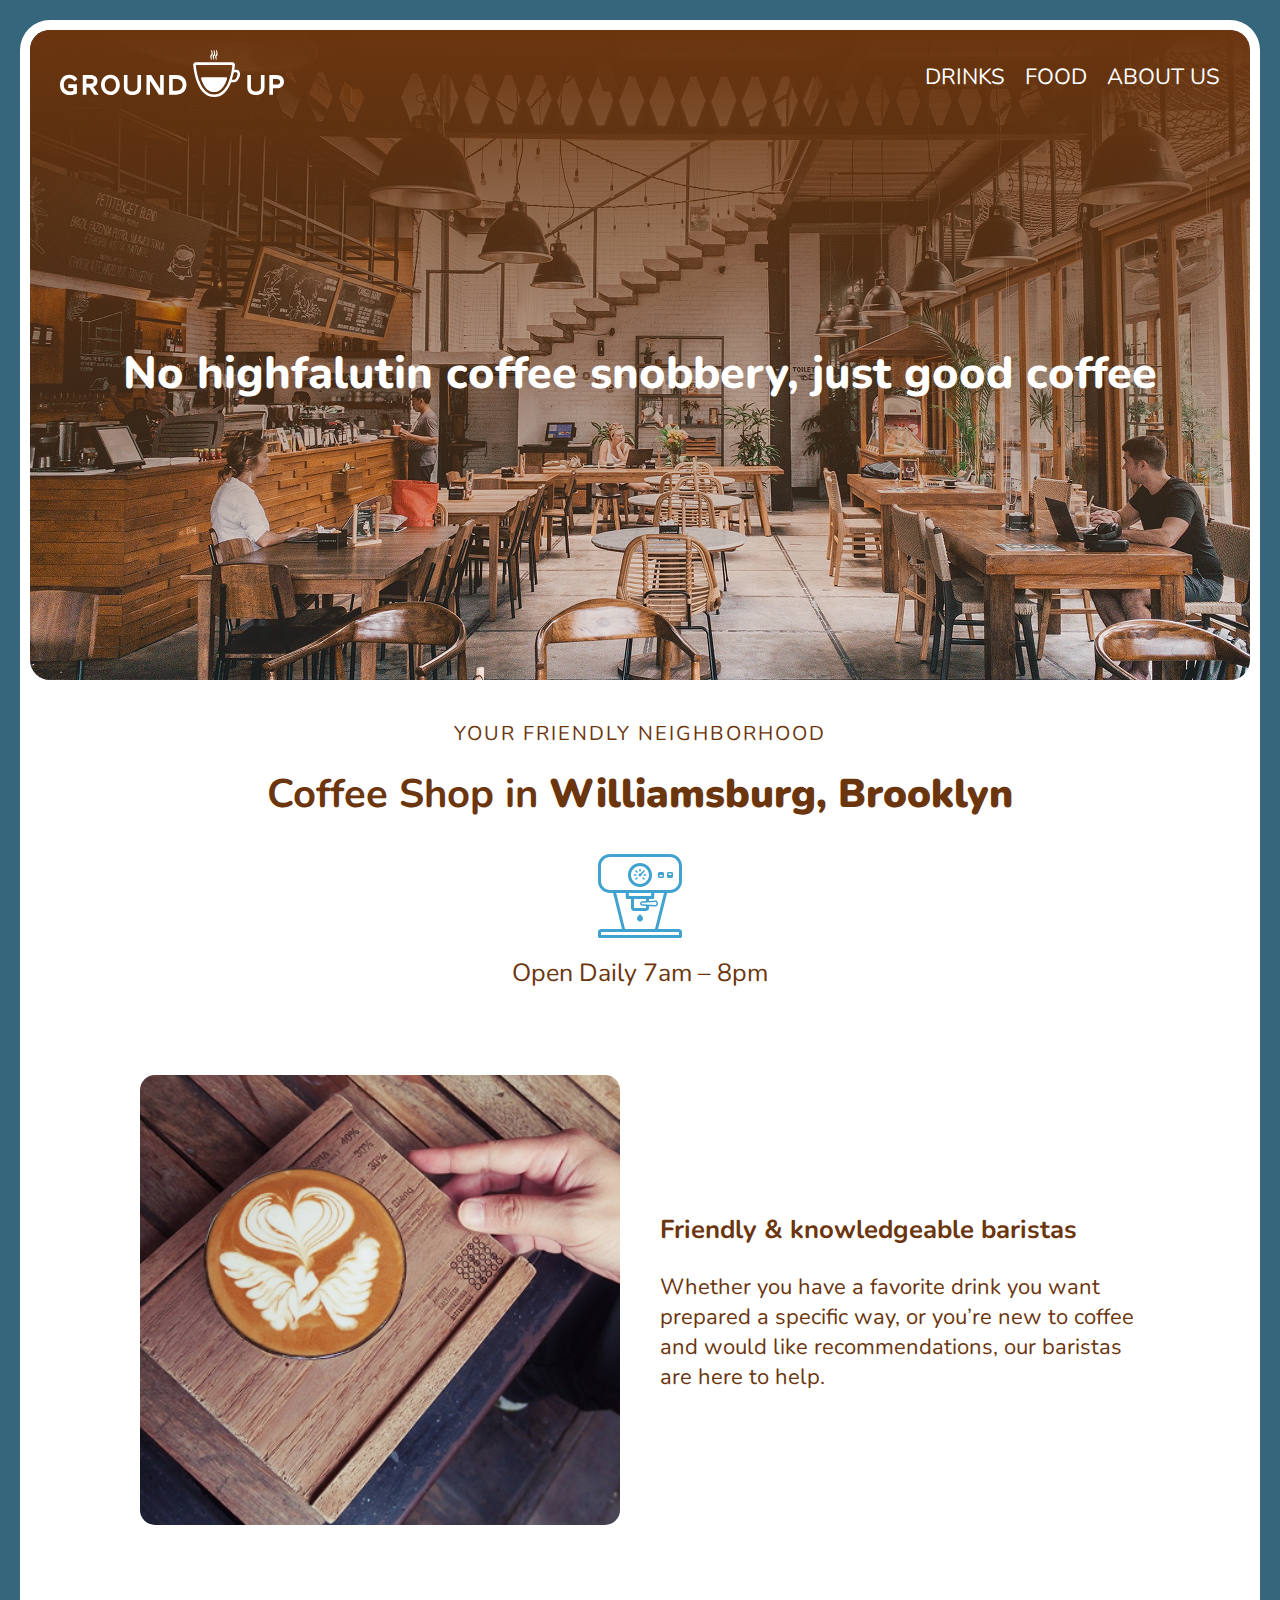
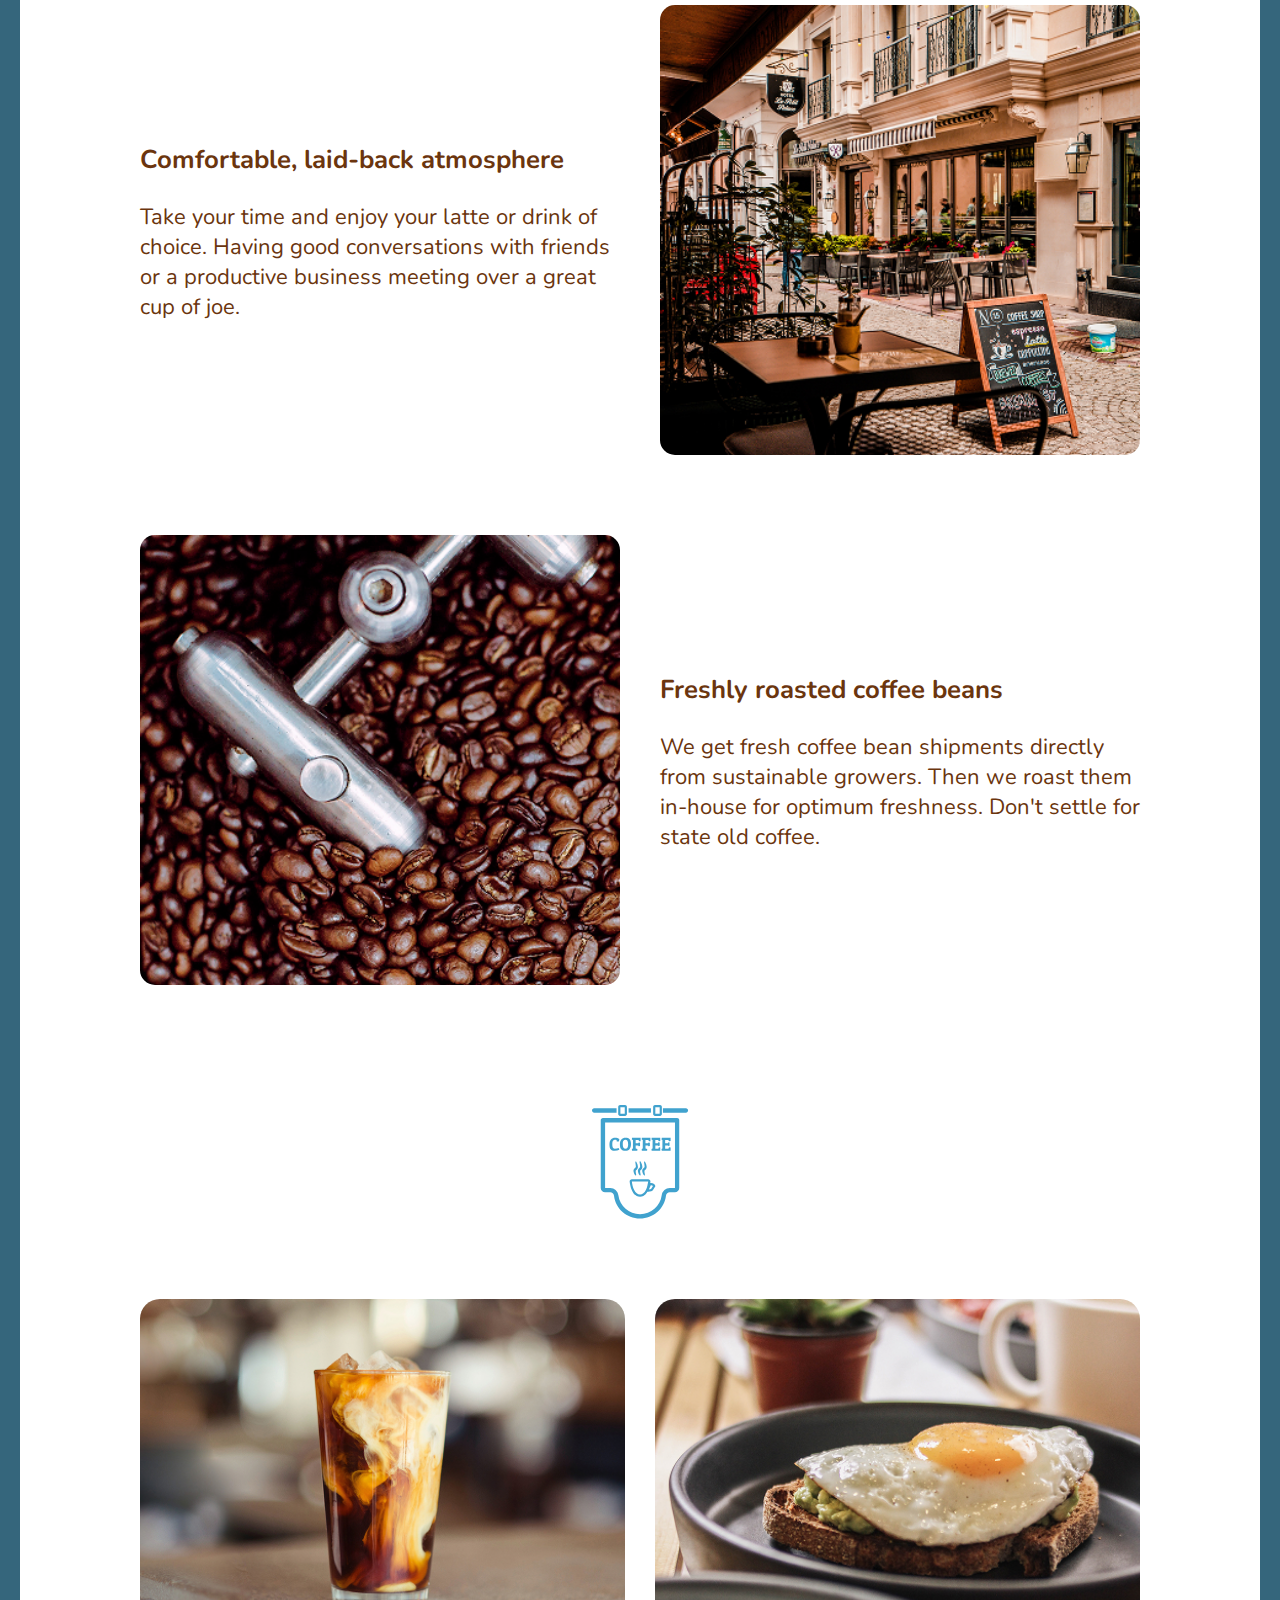
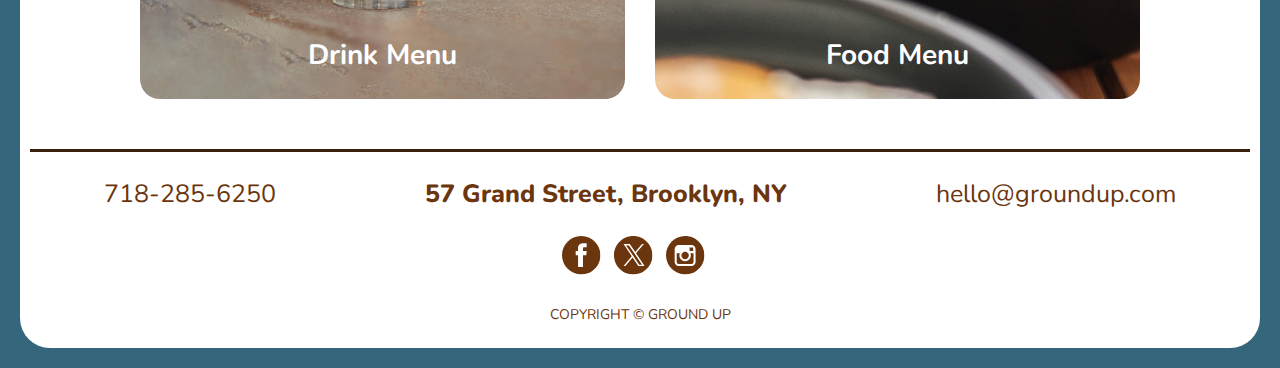
<file: Ground Up/index.html>
<!doctype html>
<html lang="en">
  <head>
    <meta charset="UTF-8" />
    <meta name="viewport" content="width=device-width, initial-scale=1.0" />
    <title>Ground Up Coffee</title>
    <link rel="preconnect" href="https://fonts.googleapis.com" />
    <link rel="preconnect" href="https://fonts.gstatic.com" crossorigin />
    <link
      href="https://fonts.googleapis.com/css2?family=Nunito:ital,wght@0,200..1000;1,200..1000&display=swap"
      rel="stylesheet"
    />
    <link rel="stylesheet" href="main.css" />
  </head>

  <body>
    <!-- HEADER / HERO -->
    <div class="content">
      <header>
        <div class="overlay-content">
          <nav class="navbar">
            <div>
              <img src="img/logo.svg" alt="coffee logo" />
            </div>

            <ul class="nav-links">
              <li><a href="#">Drinks</a></li>
              <li><a href="#">Food</a></li>
              <li><a href="#">About Us</a></li>
            </ul>
          </nav>

          <div>
            <h1>No highfalutin coffee snobbery, just good coffee</h1>
          </div>
        </div>
      </header>

      <!-- INTRO -->
      <section class="intro">
        <p class="eyebrow">Your friendly neighborhood</p>
        <h2>Coffee Shop in <strong>Williamsburg, Brooklyn</strong></h2>
        <img src="img/espresso-machine.svg" alt="espresso machine" />
        <p class="hours">Open Daily 7am – 8pm</p>
      </section>

      <!-- SECTIONS -->
      <main>
        <section>
          <img src="img/barista-photo.jpg" alt="Latte art" />
          <div class="feature-text1">
              <h3>Friendly & knowledgeable baristas</h3>
              <p>
                Whether you have a favorite drink you want prepared a specific
                way, or you’re new to coffee and would like recommendations, our
                baristas are here to help.
              </p>
          </div>
        </section>

        <section>
          <img src="img/atmosphere-photo.jpg" alt="Coffee shop interior">
          <div class="feature-text2">
              <h3>Comfortable, laid-back atmosphere</h3>
              <p>
                Take your time and enjoy your latte or drink of choice. Having
                good conversations with friends or a productive business meeting
                over a great cup of joe.
              </p>
          </div>
        </section>

        <section>
          <img src="img/roasted-beans-photo.jpg" alt="Coffee beans" />
          <div class="feature-text1">
              <h3>Freshly roasted coffee beans</h3>
              <p>
                We get fresh coffee bean shipments directly from sustainable
                growers. Then we roast them in-house for optimum freshness.
                Don't settle for state old coffee.
              </p>
         </div>
        </section>
      </main>

      <div>
        <img
          src="img/coffee-shop-sign.svg"
          class="coffee-sign"
          alt="coffee shop sign"
        />
      </div>

      <!-- MENUS -->
      <section class="menus">
        <a class="menu-card">
          <img src="img/drink menu photo.jpg" alt="Drink menu" />
          <p>Drink Menu</p>
        </a>

        <a class="menu-card">
          <img src="img/food menu photo.jpg" alt="Food menu" />
          <p>Food Menu</p>
        </a>
      </section>

      <!-- FOOTER -->
      <footer>
        <div class="contact">
          <p>718-285-6250</p>
          <p class="address">57 Grand Street, Brooklyn, NY</p>
          <p>hello@groundup.com</p>
        </div>

        <div class="social-media">
          <img
            class="social-icon"
            src="img/icon-facebook.svg"
            alt="facebook icon"
          />
          <img class="social-icon" src="img/icon-x.svg" alt="twitter icon" />
          <img
            class="social-icon"
            src="img/icon-instagram.svg"
            alt="instagram icon"
          />
        </div>

        <div class="copyright">
          <p>Copyright &copy; Ground Up</p>
        </div>
      </footer>
    </div>
  </body>
</html>
</file>
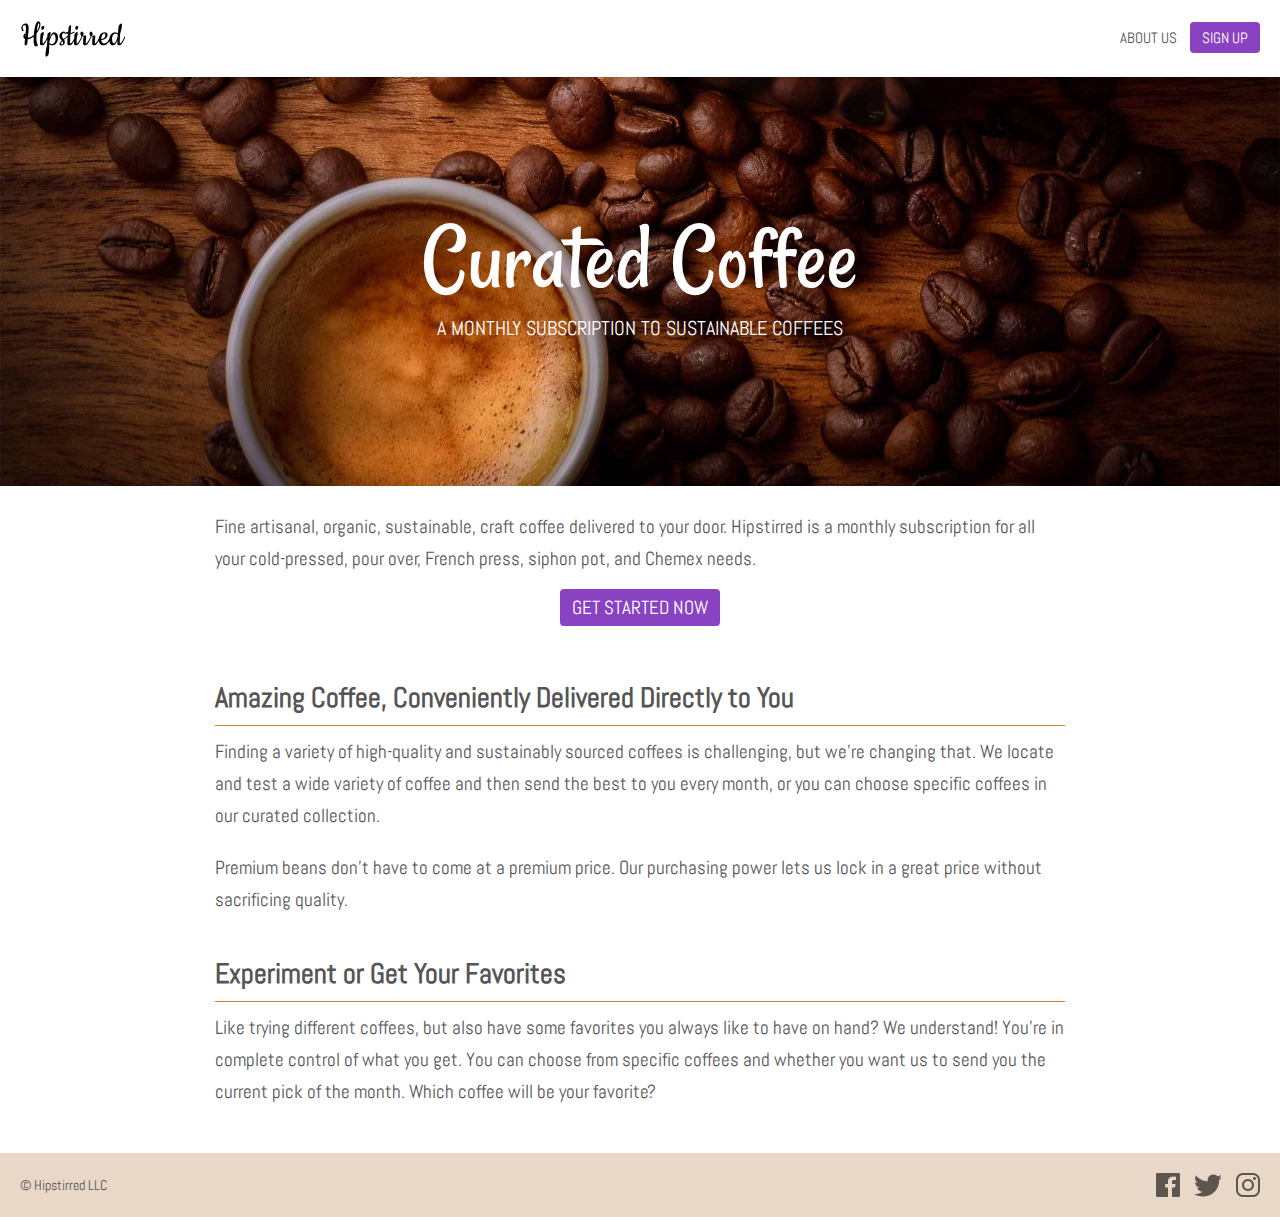
<file: Server Side Includes/SSI Class Files/Hipstirred SSI/index.html>
<!DOCTYPE html>
<html lang="en">
<head>
	<meta charset="UTF-8">
	<meta name="viewport" content="width=device-width, initial-scale=1">
	<title>Artisanal Coffee Curators | Hipstirred</title>
	<link href="https://fonts.googleapis.com/css2?family=Abel&family=Rancho&display=swap" rel="stylesheet">
	<link rel="stylesheet" href="main.css">
</head>
<body>
	<div class="wrapper">
		<header>
			<a href="index.html"><img src="images/logo@2x.png" class="logo" height="36" width="105" alt="Hipstirred"></a>
			<nav>
				<ul>
					<li><a href="about/our-story.html">About Us</a></li>
					<li><a href="signup.html" class="button">Sign Up</a></li>
				</ul>
			</nav>
		</header>
		<div class="hero">
			<h1>Curated Coffee</h1>
			<h2>A monthly subscription to sustainable coffees</h2>
		</div>
		<main>
			<p>Fine artisanal, organic, sustainable, craft coffee delivered to your door. Hipstirred is a monthly subscription for all your cold-pressed, pour over, French press, siphon pot, and Chemex needs.</p>
			
			<div class="call-to-action">
				<a href="signup.html" class="button">Get Started Now</a>
			</div>

			<h3>Amazing Coffee, Conveniently Delivered Directly to You</h3>
			<p>Finding a variety of high-quality and sustainably sourced coffees is challenging, but we’re changing that. We locate and test a wide variety of coffee and then send the best to you every month, or you can choose specific coffees in our curated collection.</p>
			<p>Premium beans don’t have to come at a premium price. Our purchasing power lets us lock in a great price without sacrificing quality.</p>
		
			<h3>Experiment or Get Your Favorites</h3>
			<p>Like trying different coffees, but also have some favorites you always like to have on hand? We understand! You’re in complete control of what you get. You can choose from specific coffees and whether you want us to send you the current pick of the month. Which coffee will be your favorite?</p>
		</main>
	</div>
	<footer>
		<div class="wrapper">
			<div class="social">
				<a href="https://www.facebook.com">
					<img src="images/facebook@2x.png" width="24" height="24" alt="Facebook">
				</a>
				<a href="https://twitter.com">
					<img src="images/twitter@2x.png" width="28" height="23" alt="Twitter">
				</a>
				<a href="https://www.instagram.com">
					<img src="images/instagram@2x.png" width="24" height="24" alt="Instagram">
				</a>
			</div>
			<p>© Hipstirred LLC</p>
		</div>
	</footer>
</body>
</html>
</file>
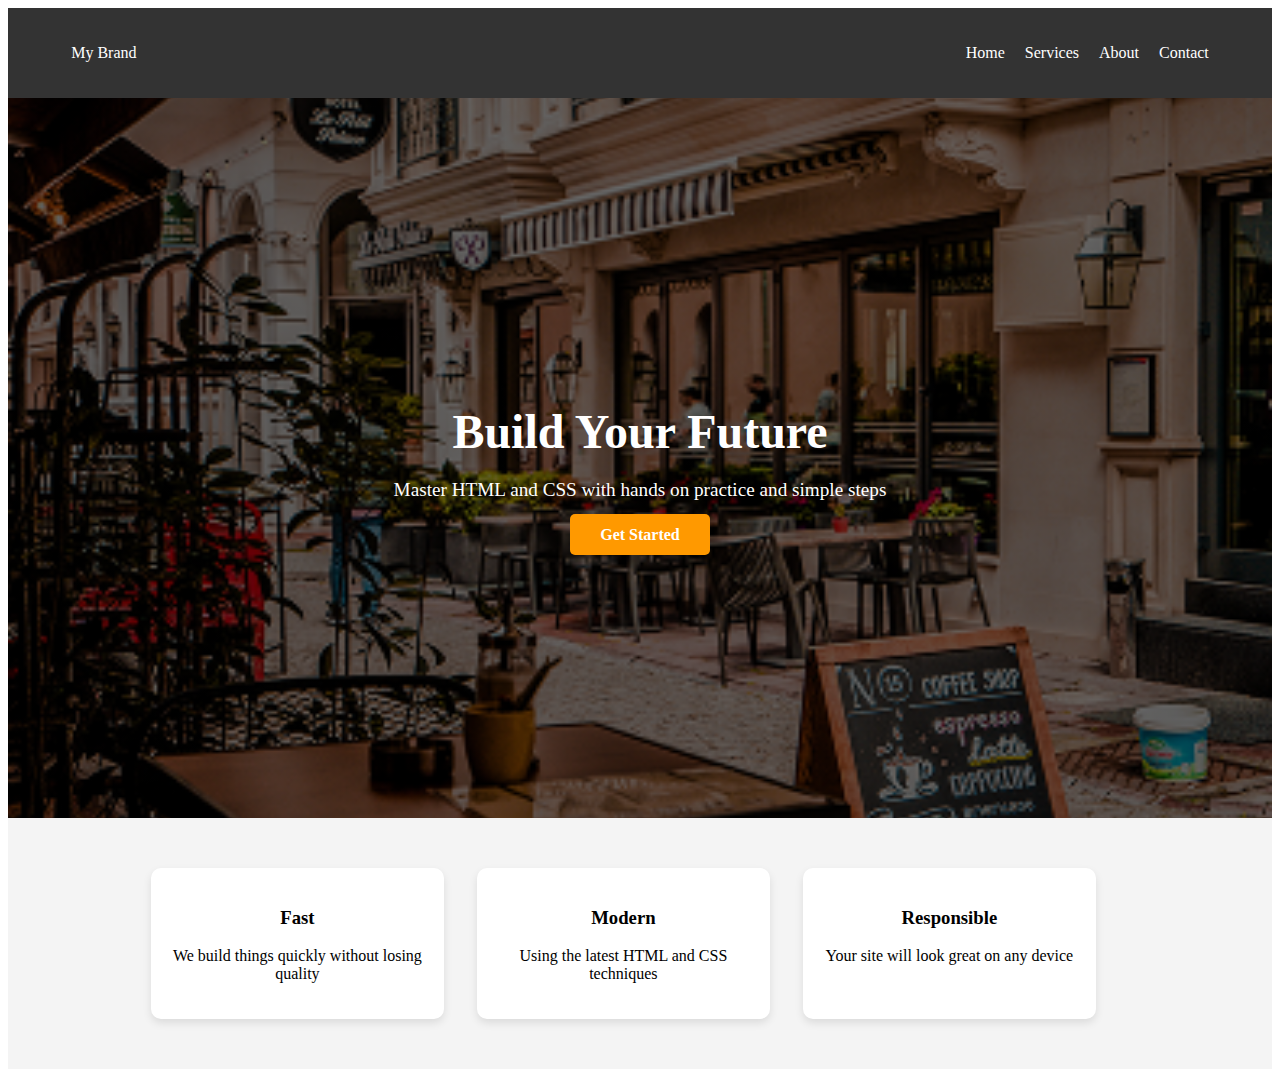
<file: Ground Up/practice.html>
<!doctype html>
<html lang="en">
  <head>
    <meta charset="UTF-8" />
    <meta name="viewport" content="width=device-width, initial-scale=1.0" />
    <title>Document</title>
    <link rel="stylesheet" href="practice.css" />
  </head>
  <body>
    <header>
      <nav class="navbar">
        <div class="logo">My Brand</div>
        <ul class="nav-links">
          <li><a href="#">Home</a></li>
          <li><a href="#">Services</a></li>
          <li><a href="#">About</a></li>
          <li><a href="#">Contact</a></li>
        </ul>
      </nav>
    </header>
    <main>
      <section class="hero">
        <div class="hero-content">
          <h1>Build Your Future</h1>
          <p>Master HTML and CSS with hands on practice and simple steps</p>
          <a href="#" class="hero-btn">Get Started</a>
        </div>
      </section>

      <section class="features">
        <div class="feature-card">
            <h3>Fast</h3>
            <p>We build things quickly without losing quality</p>
        </div>
        <div class="feature-card">
            <h3>Modern</h3>
            <p>Using the latest HTML and CSS techniques</p>
        </div>
        <div class="feature-card">
            <h3>Responsible</h3>
            <p>Your site will look great on any device</p>
        </div>
      <section>
    </main>
  </body>
</html>
</file>
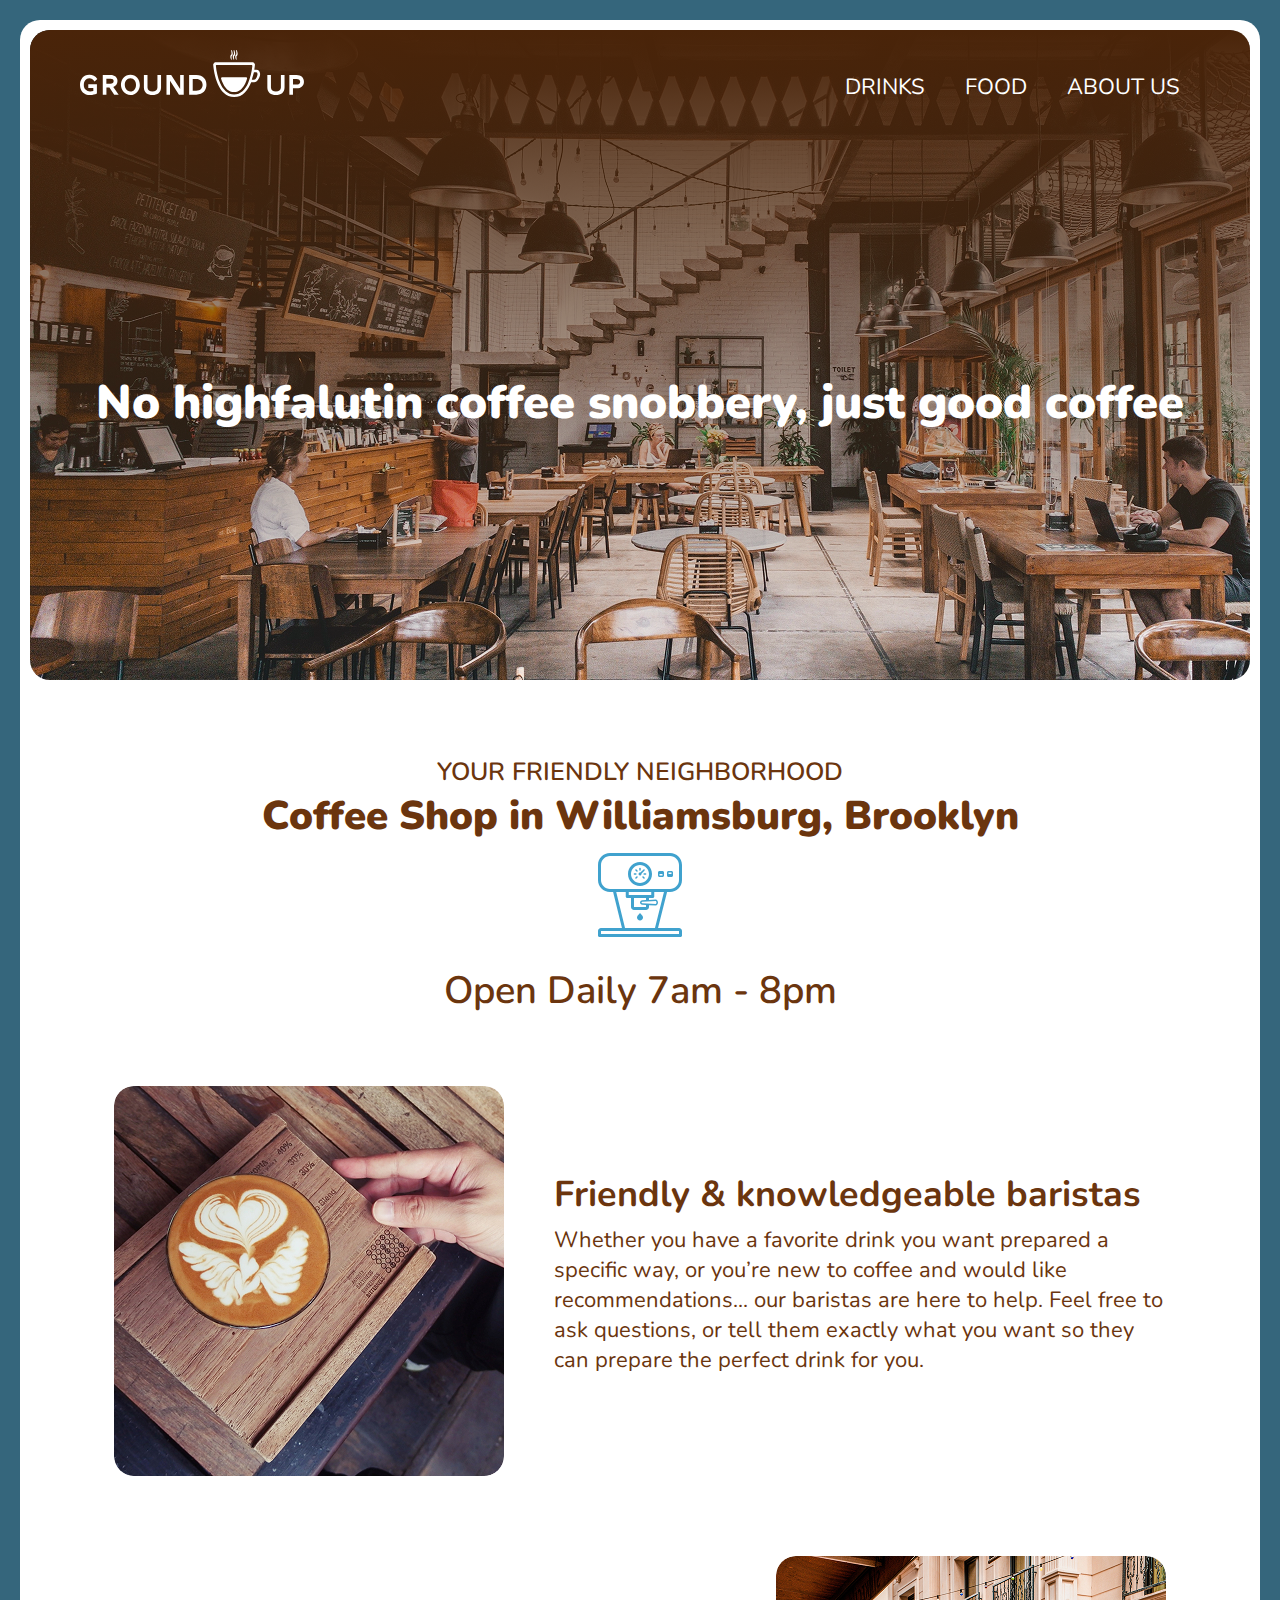
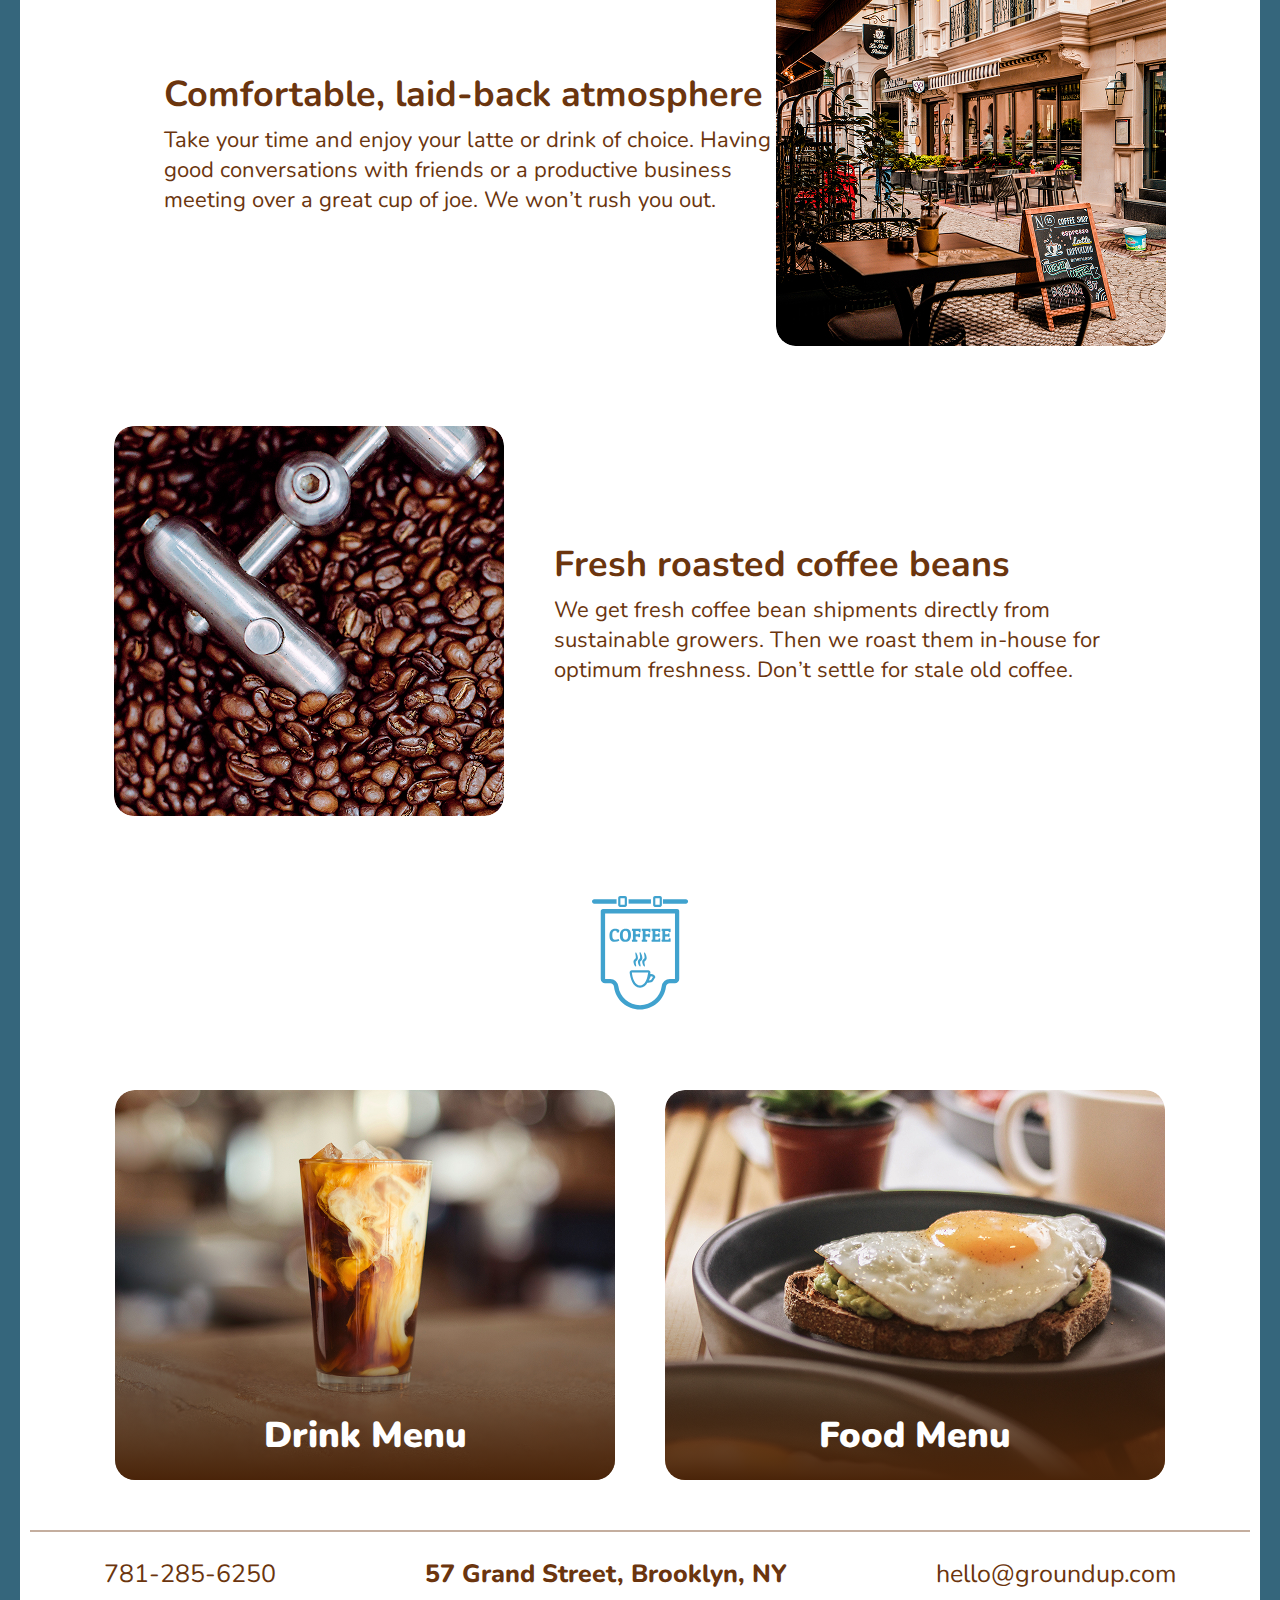
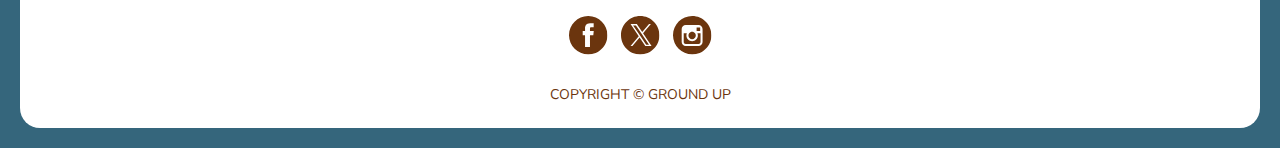
<file: Ground Up/try.html>
<!doctype html>
<html lang="en">
  <head>
    <meta charset="UTF-8" />
    <meta name="viewport" content="width=device-width, initial-scale=1.0" />
    <title>Ground Up Coffee</title>

    <link rel="preconnect" href="https://fonts.googleapis.com" />
    <link rel="preconnect" href="https://fonts.gstatic.com" crossorigin />
    <link
      href="https://fonts.googleapis.com/css2?family=Nunito:ital,wght@0,200..1000;1,200..1000&display=swap"
      rel="stylesheet"
    />

    <link rel="stylesheet" href="try.css" />
  </head>
  <body>
    <div class="wrapper">
      <header>
        <div class="overlay-header">
          <nav>
            <div>
              <img src="img/logo.svg" alt="logo" />
            </div>

            <ul>
              <li>Drinks</li>
              <li>Food</li>
              <li>About Us</li>
            </ul>
          </nav>

          <div>
            <h1>No highfalutin coffee snobbery, just good coffee</h1>
          </div>
        </div>
      </header>

      <section class="location-hours">
        <p class="friendly-neighborhood">Your Friendly Neighborhood</p>

        <h2>Coffee Shop in Williamsburg, Brooklyn</h2>

        <img src="img/espresso-machine.svg" alt="espresso machine" />

        <p class="hours">Open Daily 7am - 8pm</p>
      </section>

      <main>
        <section>
          <img src="img/barista-photo.jpg" alt="cup of coffee with design" />
          <div class="text">
            <div>
              <h3>Friendly & knowledgeable baristas</h3>
              <p>
                Whether you have a favorite drink you want prepared a specific
                way, or you’re new to coffee and would like recommendations...
                our baristas are here to help. Feel free to ask questions, or
                tell them exactly what you want so they can prepare the perfect
                drink for you.
              </p>
            </div>
          </div>
        </section>

        <section>
          <img src="img/atmosphere-photo.jpg" alt="outdoor atmosphere" />
          <div class="text">
            <div>
              <h3>Comfortable, laid-back atmosphere</h3>
              <p>
                Take your time and enjoy your latte or drink of choice. Having
                good conversations with friends or a productive business meeting
                over a great cup of joe. We won’t rush you out.
              </p>
            </div>
          </div>
        </section>

        <section>
          <img src="img/roasted-beans-photo.jpg" alt="roasted coffee beans" />
          <div class="text">
            <div>
              <h3>Fresh roasted coffee beans</h3>
              <p>
                We get fresh coffee bean shipments directly from sustainable
                growers. Then we roast them in-house for optimum freshness.
                Don’t settle for stale old coffee.
              </p>
            </div>
          </div>
        </section>
      </main>

      <div>
        <img
          class="coffee-sign"
          src="img/coffee-shop-sign.svg"
          alt="coffee shop sign"
        />
      </div>

      <section class="menu">
        <div class="drinks food-and-drink">
          <div class="overlay-menu">
            <p class="text-overlay">Drink Menu</p>
          </div>
        </div>

        <div class="food food-and-drink">
          <div class="overlay-menu">
            <p class="text-overlay">Food Menu</p>
          </div>
        </div>
      </section>

      <footer>
        <div class="contact">
          <p>781-285-6250</p>
          <p class="address">57 Grand Street, Brooklyn, NY</p>
          <p>hello@groundup.com</p>
        </div>

        <div class="social-media">
          <img
            class="icon-padding"
            src="img/icon-facebook.svg"
            alt="facebook icon"
          />
          <img class="icon-padding" src="img/icon-x.svg" alt="twitter icon" />
          <img src="img/icon-instagram.svg" alt="instagram icon" />
        </div>

        <div class="copyright">
          <p>Copyright &copy; Ground Up</p>
        </div>
      </footer>
    </div>
  </body>
</html>
</file>
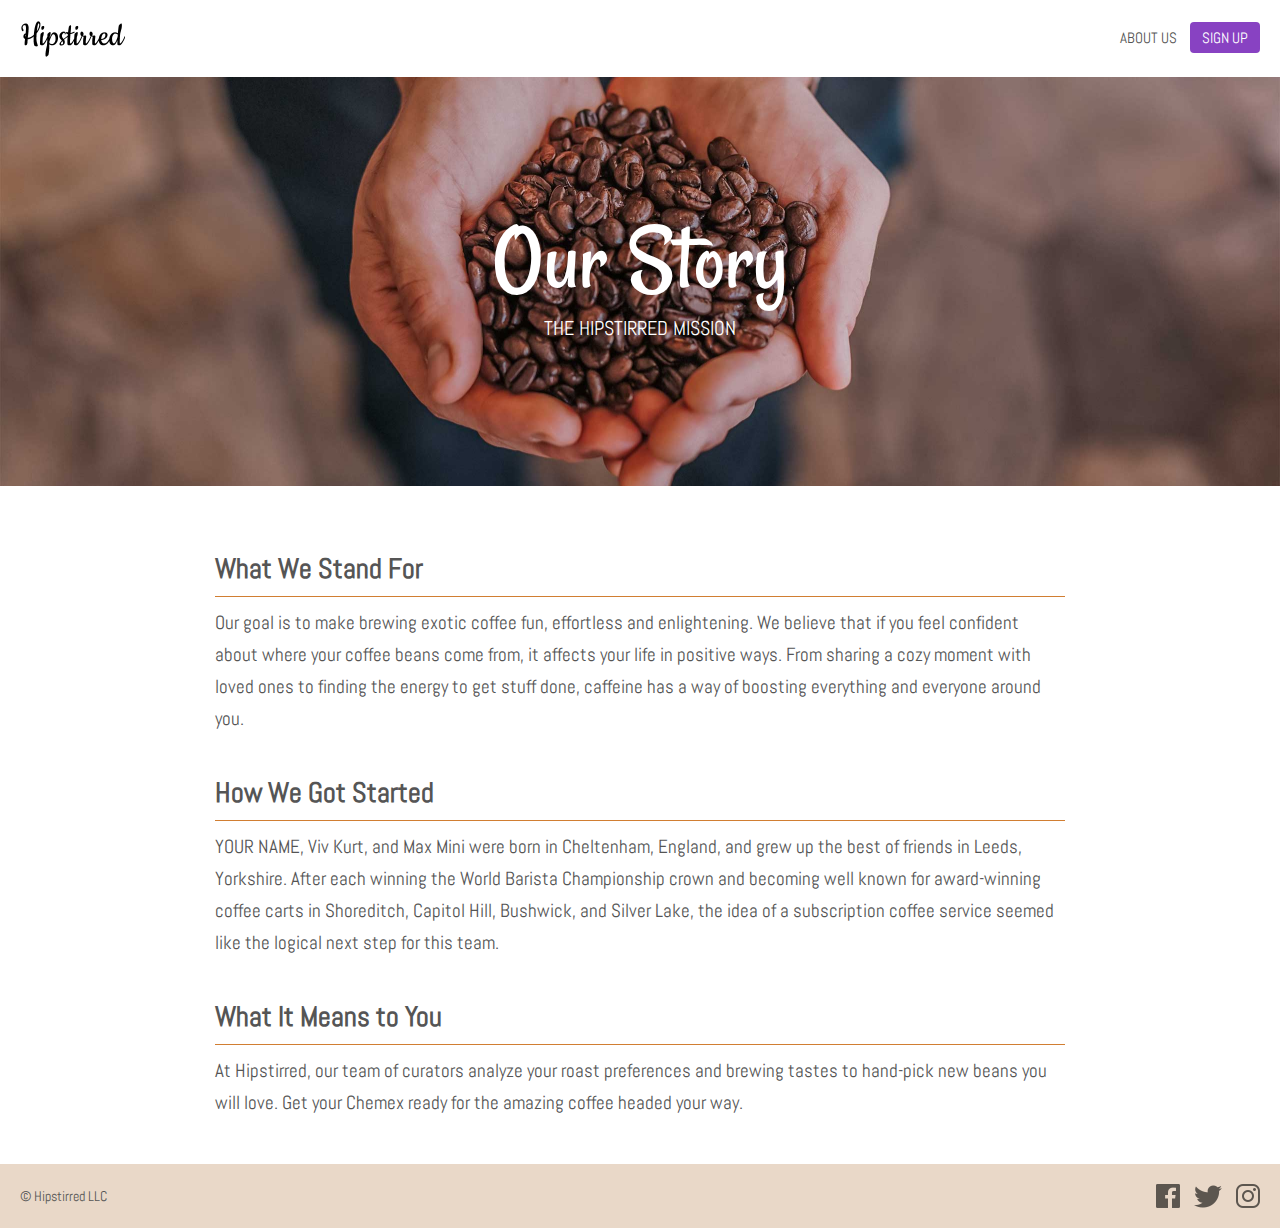
<file: Server Side Includes/SSI Class Files/Hipstirred SSI/about/our-story.html>
<!DOCTYPE html>
<html lang="en">
<head>
	<meta charset="UTF-8">
	<meta name="viewport" content="width=device-width, initial-scale=1">
	<title>About Us | Hipstirred</title>
	<link href="https://fonts.googleapis.com/css2?family=Abel&family=Rancho&display=swap" rel="stylesheet">
	<link rel="stylesheet" href="../main.css">
</head>
<body class="about">
	<div class="wrapper">
		<header>
			<a href="../index.html"><img src="../images/logo@2x.png" class="logo" height="36" width="105" alt="Hipstirred"></a>
			<nav>
				<ul>
					<li><a href="our-story.html">About Us</a></li>
					<li><a href="../signup.html" class="button">Sign Up</a></li>
				</ul>
			</nav>
		</header>
		<div class="hero">
			<h1>Our Story</h1>
			<h2>The Hipstirred Mission</h2>
		</div>
		<main>
			<h3>What We Stand For</h3>
			<p>Our goal is to make brewing exotic coffee fun, effortless and enlightening. We believe that if you feel confident about where your coffee beans come from, it affects your life in positive ways. From sharing a cozy moment with loved ones to finding the energy to get stuff done, caffeine has a way of boosting everything and everyone around you.</p>
			
			<h3>How We Got Started</h3>
			<p>YOUR NAME, Viv Kurt, and Max Mini were born in Cheltenham, England, and grew up the best of friends in Leeds, Yorkshire. After each winning the World Barista Championship crown and becoming well known for award-winning coffee carts in Shoreditch, Capitol Hill, Bushwick, and Silver Lake, the idea of a subscription coffee service seemed like the logical next step for this team.</p>
			
			<h3>What It Means to You</h3>
			<p>At Hipstirred, our team of curators analyze your roast preferences and brewing tastes to hand-pick new beans you will love. Get your Chemex ready for the amazing coffee headed your way.</p>
		</main>
	</div>
	<footer>
		<div class="wrapper">
			<div class="social">
				<a href="https://www.facebook.com">
					<img src="../images/facebook@2x.png" width="24" height="24" alt="Facebook">
				</a>
				<a href="https://twitter.com">
					<img src="../images/twitter@2x.png" width="28" height="23" alt="Twitter">
				</a>
				<a href="https://www.instagram.com">
					<img src="../images/instagram@2x.png" width="24" height="24" alt="Instagram">
				</a>
			</div>
			<p>© Hipstirred LLC</p>
		</div>
	</footer>
</body>
</html>
</file>
<file: Ground Up/main.css>
/* BASE */
body {
  font-family: "Nunito", sans-serif;
  font-style: normal;
  color: #6b350e;
  font-size: 22px;
  margin: 20px;
  background-color: #35667c;
}

/* HEADER / HERO */
.content {
  background-color: #ffffff;
  padding: 10px;
  border-radius: 30px;
  max-width: 1300px;
  margin: auto auto;
}

.overlay-content {
  background-image: linear-gradient(to bottom, #6b350e, rgba(125, 0, 0, 0));
  min-height: 650px;
  border-radius: 20px;
}

header {
  background: url("img/header-photo.jpg") center/cover no-repeat;
  color: #fff;
  min-height: 500px;
  border-radius: 20px;
}

.navbar {
  display: flex;
  justify-content: space-between;
  align-items: center;
  padding: 10px 30px;
  flex-wrap: wrap;
}

.nav-links {
  display: flex;
  list-style: none;
  text-transform: uppercase; 
  margin-left: auto;
}

.nav-links li {
  margin-left: 20px;
}

.nav-links a {
  color: white;
  text-decoration: none;
}

h1 {
  font-size: 45px;
  font-weight: 800;
  line-height: 50px;
  text-align: center;
}

.overlay-content > div {
  min-height: 500px;
  display: flex;
  justify-content: center;
  align-items: center;
}

/* INTRO */
.intro {
  text-align: center;
  padding: 20px 10px;
}

.eyebrow {
  text-transform: uppercase;
  font-size: 20px;
  letter-spacing: 0.1em;
  color: #6b350e;
}

.intro h2 {
  margin-top: 10px;
  font-size: 40px;
}

.hours {
  margin-top: 10px;
  font-size: 25px;
}

/* SECTIONS */
main {
  max-width: 1000px;
  margin: 0 auto;
  padding: 40px 20px;
}

main section {
  display: flex;
  align-items: center;
  gap: 40px; /* Space between image and text */
  margin-bottom: 80px;
  flex-wrap: wrap; /* For zoom/mobile: allows stacking */
}

main section img, 
.feature-text1, 
.feature-text2 {
  flex: 1 1 400px; /* Grow, shrink, and basis of 400px */
  max-width: 100%;
}

main section img {
  border-radius: 15px;
  object-fit: cover;
  height: 450px; /* Keeps images consistent */
}

main section:nth-of-type(2) {
  flex-direction: row-reverse;
}

.coffee-sign {
  margin-left: auto;
  margin-right: auto;
}

div .coffee-sign {
  display: flex;
  justify-content: center;
}

 /* MENUS */
.menus {
  display: flex;
  flex-wrap: wrap; 
  gap: 30px;
  max-width: 1000px; /* Increased to fit two cards side-by-side comfortably */
  margin: 0 auto 50px;
  padding: 80px 20px 0; 
  justify-content: center;
}

.menu-card {
  position: relative; 
  border-radius: 20px;
  overflow: hidden; 
  text-decoration: none; 
  height: 400px; 
  flex: 1;  /* Allows cards to grow equally */
  min-width: 300px; /* Prevents them from getting too skinny */
}

.menu-card img {
  width: 100%;
  height: 100%;
  object-fit: cover; /* Ensures image fills the card without stretching  */
  display: block;
} 

.menu-card p {
  position: absolute;
  bottom: 0;
  left: 0;
  right: 0;
  margin: 0; 
  padding: 25px;
  color: #ffffff;
  font-size: 28px;
  font-weight: 700;
  text-align: center;
}


/* FOOTER */
footer {
  margin-top: 50px;
  border-top: solid 3px #3b1f0e;
  font-size: 25px;
}

.contact {
  display: flex;
  align-items: center;
  justify-content: space-around;
} 

.address {
  font-weight: 800;
}

.social-media {
  display: flex;
  align-items: center;
  justify-content: center;
}

.social-icon {
  padding-right: 13px;
}

.copyright {
  font-size: 14px;
  font-weight: 400;
  text-align: center;
  text-transform: uppercase;
  margin-top: 30px;
}
</file>
<file: Server Side Includes/SSI Class Files/Hipstirred SSI/main.css>
body {
	font-family: 'Abel', sans-serif;
	font-size: 19px;
	color: #555;
	margin: 0;
	min-width: 320px;
}
h1 {
	font-family: 'Rancho', sans-serif;
	font-size: 95px;
	line-height: 90px;
	font-weight: 400;
	margin-top: 10px;
	margin-bottom: 10px;
}
h2 {
	font-size: 20px;
	font-weight: normal;
	text-transform: uppercase;
	margin-top: 0;
}
h3 {
	font-size: 28px;
	border-bottom: 1px solid #d17e32;
	padding-bottom: 10px;
	margin-top: 40px;
	margin-bottom: 10px;
}
p {
	line-height: 32px;
	margin-top: 0;
	margin-bottom: 20px;
}
.wrapper {
	max-width: 1280px;
	margin-right: auto;
	margin-left: auto;
}
.button {
	background-color: #8842c2;
	color: #fff;
	padding-top: 6px;
	padding-bottom: 6px;
	padding-right: 12px;
	padding-left: 12px;
	border-radius: 4px;
	text-transform: uppercase;
	text-decoration: none;
}
.call-to-action {
	text-align: center;
	margin-bottom: 60px;
}
header {
	padding: 20px;
	line-height: 36px;
}
.logo {
	vertical-align: middle;
}
nav {
	float: right;
	font-size: 15px;
	text-transform: uppercase;
}
nav ul {
	list-style-type: none;
	margin: 0;
	padding: 0;
}
nav li {
	display: inline-block;
	margin-left: 10px;
}
nav a {
	color: #555;
	text-decoration: none;
}
.hero {
	text-align: center;
	padding: 10%;
	color: #fff;
	background-color: #520;
	background-image: url(images/hero@2x.jpg);
	background-position: center 75%;
	background-repeat: no-repeat;
	background-size: cover;
}
.about .hero {
	background-image: url(images/holding-coffee@2x.jpg);
}
main {
	max-width: 850px;
	padding: 25px;
	margin-right: auto;
	margin-left: auto;
}
footer {
	background-color: #e9d8c8;
	padding: 20px;
}
footer p {
	margin: 0;
	font-size: 14px;
	line-height: 24px;
}
.social {
	float: right;
}
.social a {
	text-decoration: none;
	margin-left: 10px;
	opacity: .6;
}
</file>
<file: Ground Up/practice.css>
/* 1. The Layout Container */
.navbar {
  display: flex; /* Turns on Flexbox */
  justify-content: space-between; /* Pushes Logo to left, Links to right */
  align-items: center; /* Centers items vertically */
  padding: 20px 5%;
  background-color: #333;
  color: white;
}

/* 2. The Link List */
.nav-links {
  display: flex; /* Makes the <li> items go side-by-side */
  list-style: none; /* Removes the bullet points */
}

.nav-links li {
  margin-left: 20px; /* Adds space between each link */
}

.nav-links a {
  color: white;
  text-decoration: none; /* Removes the default underline */
}

/* 3. Hover Effect */
.nav-links a:hover {
  color: #ff9900; /* Changes color when you mouse over */
}

/* The Hero Container */
.hero {
  height: 80vh; /*Makes it 80% of the screen height, 'viewport height'*/
  display: flex;
  justify-content: center; /*Centers horizontally*/
  align-items: center; /*Centers vertically*/
  text-align: center;
  background:
    linear-gradient(rgba(0, 0, 0, 0.6), rgba(0, 0, 0, 0.6)),
    url(img/atmosphere-photo.jpg);
  background-size: cover; /*Makes image fill the whole space*/
  background-position: center;
  color: white;
}

/*Text Styling*/
.hero-content h1 {
  font-size: 3rem;
  margin-bottom: 10px;
}

.hero-content p {
  font-size: 1.2rem;
  margin-bottom: 25px;
}

/*The Button*/
.hero-btn {
  background-color: #ff9900;
  color: white;
  padding: 12px 30px;
  text-decoration: none;
  border-radius: 5px;
  font-weight: bold;
  transition: 0.3s;
}

.hero-btn:hover {
  background-color: #e68a00;
  transform: scale(1.1);
}

/*Features*/
.features {
  display: flex;
  justify-content: space-around;
  padding: 50px 10%;
  background-color: #f4f4f4;
}

.feature-card {
  background: white;
  padding: 20px;
  width: 25%;
  text-align: center;
  border-radius: 10px;
  box-shadow: 0 4px 8px rgba(0, 0, 0, 0.1); /*Add a nice 'lifted' look*/
}

@media (max-width: 768px) {
  /*Stack the navbar links verically*/
  .navbar,
  .nav-links,
  .features {
    flex-direction: column;
  }

  /*Give the cards full width when stacked*/
  .feature-card {
    width: 90%;
    margin-bottom: 20px;
  }

  /*Adjust the hero text size for small screens*/
  .hero-content h1 {
    font-size: 2rem;
  }
}
</file>
<file: Ground Up/try.css>
body {
  font-family: "Nunito", sans-serif;
  font-optical-sizing: auto;
  font-weight: 400;
  font-style: normal;
  color: #6b350e;
  font-size: 22px;
  margin: 20px;
  background-color: #35667c;
}

.wrapper {
  background-color: white;
  padding: 10px;
  border-radius: 20px;
  max-width: 1300px;
  margin-left: auto;
  margin-right: auto;
}

header {
  background-image: url("img/header-photo.jpg");
  min-height: 650px;
  border-radius: 20px;
  background-repeat: no-repeat;
}

.overlay-header {
  background-image: linear-gradient(to bottom, #4a2409, rgba(255, 0, 0, 0));
  min-height: 650px;
  border-radius: 20px;
}

nav {
  text-transform: uppercase;
  font-size: 22px;
  color: white;
  display: flex;
  padding-right: 50px;
}

nav ul {
  list-style: none;
  margin-left: auto;
  display: flex;
}

nav li {
  padding: 20px;
}

nav img {
  padding: 20px;
  padding-left: 50px;
}

.overlay-header > div {
  min-height: 516px;
  display: flex;
  justify-content: center;
  align-items: center;
}

h1 {
  font-size: 47px;
  font-weight: 900;
  line-height: 45px;
  color: white;
  text-align: center;
  padding-top: auto;
}

.location-hours {
  text-align: center;
}

h2 {
  font-size: 40px;
  font-weight: 900;
  margin-top: 0;
  margin-bottom: 10px;
}

.hours {
  font-size: 38px;
  font-weight: 600;
  margin-top: 20px;
}

h3 {
  font-size: 36px;
  line-height: 40px;
  font-weight: 700;
  margin-bottom: 10px;
  margin-top: 10px;
}

.friendly-neighborhood {
  font-size: 25px;
  font-weight: 600;
  text-transform: uppercase;
  margin-bottom: 0;
  padding-top: 50px;
}

main {
  margin-top: 70px;
  max-width: 1052px;
  margin-left: auto;
  margin-right: auto;
}

main img {
  width: 390px;
  height: 390px;
  border-radius: 20px;
}

main section {
  display: flex;
  margin-bottom: 80px;
}

main section:nth-of-type(even) {
  flex-direction: row-reverse;
}

.text {
  padding-left: 50px;
  display: flex;
  /* justify-content: center; */
  align-items: center;
}

.text p {
  margin-top: 0;
}

.coffee-sign {
  margin-left: auto;
  margin-right: auto;
}

div .coffee-sign {
  display: flex;
  justify-content: center;
}

.menu {
  color: white;
  display: flex;
  justify-content: center;
  padding-top: 80px;
}

.food-and-drink {
  position: relative;
  height: 390px;
  width: 500px;
  background-repeat: no-repeat;
  border-radius: 20px;
  overflow: hidden;
  display: inline-block;
}
.drinks {
  background-image: url("img/drink\ menu\ photo.jpg");
}

.food {
  margin-left: 50px;
  background-image: url("img/food\ menu\ photo.jpg");
}

.overlay-menu {
  background-image: linear-gradient(to top, #4a2409, rgba(255, 0, 0, 0) 50%);
  min-height: 390px;
  display: flex;
  justify-content: center;
}

.text-overlay {
  position: absolute;
  font-weight: 900;
  font-size: 36px;
  bottom: 0;
  margin-bottom: 20px;
}

footer {
  margin-top: 50px;
  border-top: solid 2px #6b350e66;
  font-size: 25px;
}

.contact {
  display: flex;
  align-items: center;
  justify-content: space-around;
}

.address {
  font-weight: 800;
}

.social-media {
  display: flex;
  align-items: center;
  justify-content: center;
}

.icon-padding {
  padding-right: 13px;
}

.copyright {
  font-size: 14px;
  font-weight: 400;
  text-align: center;
  text-transform: uppercase;
  margin-top: 30px;
}
</file>
